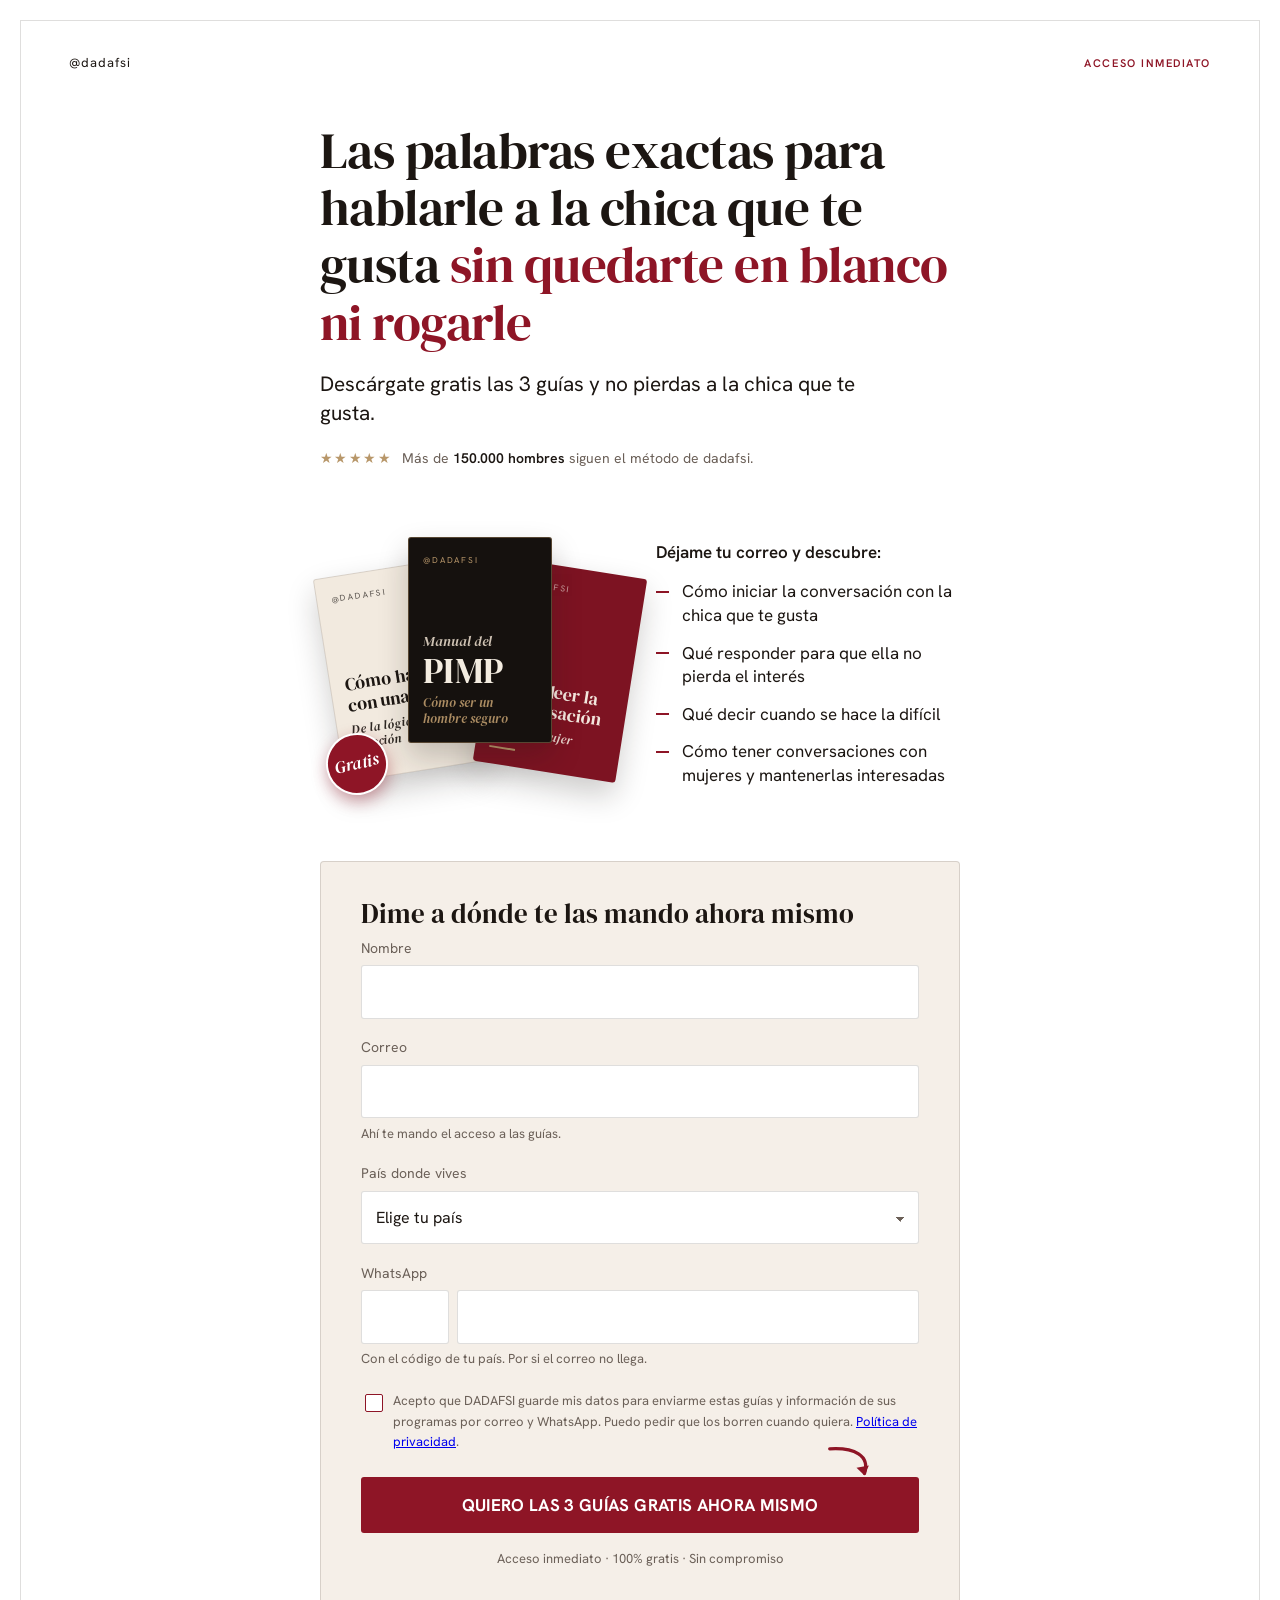
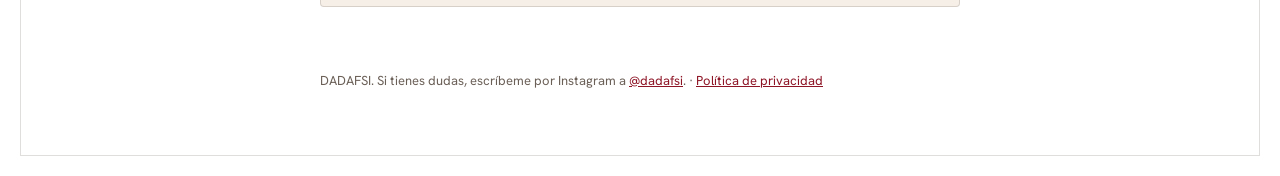
<file: index.html>
<!doctype html>
<html lang="es">
<head>

<meta charset="utf-8">
<meta name="viewport" content="width=device-width, initial-scale=1, viewport-fit=cover">
<title>3 guías gratis para hablarle a la chica que te gusta | DADAFSI</title>
<meta name="description" content="Descarga gratis las 3 guías de dadafsi y aprende las palabras exactas para hablarle a la chica que te gusta sin quedarte en blanco ni rogarle.">
<meta property="og:title" content="Las palabras exactas para hablarle a la chica que te gusta">
<meta property="og:description" content="Descárgate gratis las 3 guías y no pierdas a la chica que te gusta.">
<meta property="og:type" content="website">
<meta name="theme-color" content="#FFFFFF">
<link rel="preconnect" href="https://fonts.googleapis.com">
<link rel="preconnect" href="https://fonts.gstatic.com" crossorigin>
<link href="https://fonts.googleapis.com/css2?family=DM+Serif+Display:ital@0;1&family=Hanken+Grotesk:wght@400;500;600;700&display=swap" rel="stylesheet">
<link rel="stylesheet" href="/assets/styles.css">
<script src="/assets/config.js"></script>
</head>
<body>
<div class="marco">
  <header class="barra">
    <a href="https://instagram.com/dadafsi" rel="noopener">@dadafsi</a>
    <span>Acceso inmediato</span>
  </header>

  <main>
    <h1 class="titular">Las palabras exactas para hablarle a la chica que te gusta <span class="g">sin quedarte en blanco ni rogarle</span></h1>
    <p class="intro">Descárgate gratis las 3 guías y no pierdas a la chica que te gusta.</p>
    <p class="prueba"><span class="estrellas">★★★★★</span> Más de <b>150.000 hombres</b> siguen el método de dadafsi.</p>

    <div class="oferta">
      <div class="covers" aria-hidden="true">
        <div class="cover cover--left">
          <span class="cover__br">@dadafsi</span>
          <span class="cover__t">Cómo hablar con una mujer</span>
          <span class="cover__s">De la lógica a la emoción</span>
          <span class="cover__rule"></span>
        </div>
        <div class="cover cover--right">
          <span class="cover__br">@dadafsi</span>
          <span class="cover__t">Cómo leer la conversación</span>
          <span class="cover__s">con una mujer</span>
          <span class="cover__rule"></span>
        </div>
        <div class="cover cover--main">
          <span class="cover__br">@dadafsi</span>
          <span class="cover__kick">Manual del</span>
          <span class="cover__big">PIMP</span>
          <span class="cover__s">Cómo ser un hombre seguro</span>
        </div>
        <span class="sello">Gratis</span>
      </div>

      <div class="promesa">
        <p class="promesa__intro">Déjame tu correo y descubre:</p>
        <ul class="bullets">
          <li>Cómo iniciar la conversación con la chica que te gusta</li>
          <li>Qué responder para que ella no pierda el interés</li>
          <li>Qué decir cuando se hace la difícil</li>
          <li>Cómo tener conversaciones con mujeres y mantenerlas interesadas</li>
        </ul>
      </div>
    </div>

    <section class="reserva" id="reserva" aria-labelledby="titulo-reserva">
      <h2 id="titulo-reserva">Dime a dónde te las mando ahora mismo</h2>

      <form id="form" novalidate>
        <div class="campo">
          <label for="nombre">Nombre</label>
          <input id="nombre" name="nombre" type="text" autocomplete="given-name" required maxlength="80">
        </div>
        <div class="campo">
          <label for="correo">Correo</label>
          <input id="correo" name="correo" type="email" autocomplete="email" inputmode="email" required maxlength="120">
          <div class="ayuda">Ahí te mando el acceso a las guías.</div>
        </div>
        <div class="campo">
          <label for="pais">País donde vives</label>
          <select id="pais" name="pais" required></select>
        </div>
        <div class="campo">
          <label for="whatsapp">WhatsApp</label>
          <div class="tel">
            <input id="codigo" name="codigo" type="text" inputmode="tel" aria-label="Código de país" class="tel__codigo" maxlength="5">
            <input id="whatsapp" name="whatsapp" type="tel" autocomplete="tel-national" inputmode="tel" required maxlength="20">
          </div>
          <div class="ayuda">Con el código de tu país. Por si el correo no llega.</div>
        </div>

        <div class="trampa" aria-hidden="true">
          <label for="empresa">Empresa</label>
          <input id="empresa" name="empresa" type="text" tabindex="-1" autocomplete="off">
        </div>

        <label class="acepto">
          <input id="acepto" type="checkbox" required>
          <span>Acepto que DADAFSI guarde mis datos para enviarme estas guías y información de sus programas por correo y WhatsApp. Puedo pedir que los borren cuando quiera. <a href="/privacidad" target="_blank" rel="noopener">Política de privacidad</a>.</span>
        </label>

        <div class="cta-wrap">
          <svg class="flecha" viewBox="0 0 80 56" fill="none" aria-hidden="true">
            <path d="M12 7 C 46 5, 68 16, 60 41" stroke="#8E1526" stroke-width="4.5" fill="none" stroke-linecap="round"/>
            <path d="M60 44 L 49 33 L 66 30 Z" fill="#8E1526"/>
          </svg>
          <button class="boton" id="enviar" type="submit">QUIERO LAS 3 GUÍAS GRATIS AHORA MISMO</button>
        </div>
        <p class="aviso" id="aviso" role="status" aria-live="polite"></p>
        <p class="cierre">Acceso inmediato · 100% gratis · Sin compromiso</p>
      </form>
    </section>
  </main>

  <footer>
    DADAFSI. Si tienes dudas, escríbeme por Instagram a <a href="https://instagram.com/dadafsi" rel="noopener">@dadafsi</a>. · <a href="/privacidad" rel="noopener">Política de privacidad</a>
  </footer>
</div>

<script>
(function () {
  var C = window.CLASE;

  var f = { tz: (Intl.DateTimeFormat().resolvedOptions().timeZone || '') };

  /* Países (ISO, nombre, indicativo) */
  var PAISES = [
    ['CO','Colombia','57'],['MX','México','52'],['US','Estados Unidos','1'],
    ['AR','Argentina','54'],['CL','Chile','56'],['PE','Perú','51'],
    ['EC','Ecuador','593'],['VE','Venezuela','58'],['ES','España','34'],
    ['GT','Guatemala','502'],['HN','Honduras','504'],['SV','El Salvador','503'],
    ['NI','Nicaragua','505'],['CR','Costa Rica','506'],['PA','Panamá','507'],
    ['DO','República Dominicana','1'],['PR','Puerto Rico','1'],['CU','Cuba','53'],
    ['BO','Bolivia','591'],['PY','Paraguay','595'],['UY','Uruguay','598'],
    ['CA','Canadá','1'],['OT','Otro país','']
  ];
  var TZ_PAIS = {
    'America/Bogota':'CO','America/Mexico_City':'MX','America/Monterrey':'MX','America/Tijuana':'MX',
    'America/Cancun':'MX','America/Merida':'MX','America/Chihuahua':'MX','America/Hermosillo':'MX',
    'America/New_York':'US','America/Chicago':'US','America/Denver':'US','America/Los_Angeles':'US',
    'America/Phoenix':'US','America/Detroit':'US','America/Anchorage':'US','Pacific/Honolulu':'US',
    'America/Argentina/Buenos_Aires':'AR','America/Buenos_Aires':'AR','America/Santiago':'CL',
    'America/Lima':'PE','America/Guayaquil':'EC','America/Caracas':'VE','Europe/Madrid':'ES',
    'America/Guatemala':'GT','America/Tegucigalpa':'HN','America/El_Salvador':'SV','America/Managua':'NI',
    'America/Costa_Rica':'CR','America/Panama':'PA','America/Santo_Domingo':'DO','America/Puerto_Rico':'PR',
    'America/Havana':'CU','America/La_Paz':'BO','America/Asuncion':'PY','America/Montevideo':'UY',
    'America/Toronto':'CA','America/Vancouver':'CA'
  };
  var sel = document.getElementById('pais');
  var cod = document.getElementById('codigo');
  var opt0 = document.createElement('option');
  opt0.value = ''; opt0.textContent = 'Elige tu país'; sel.appendChild(opt0);
  PAISES.forEach(function (p) {
    var o = document.createElement('option');
    o.value = p[0]; o.textContent = p[1]; o.dataset.cod = p[2];
    sel.appendChild(o);
  });
  function ponerCodigo() {
    var o = sel.options[sel.selectedIndex];
    cod.value = o && o.dataset.cod ? '+' + o.dataset.cod : (sel.value === 'OT' ? '+' : '');
  }
  var adivinado = TZ_PAIS[f.tz];
  if (adivinado) { sel.value = adivinado; }
  ponerCodigo();
  sel.addEventListener('change', ponerCodigo);

  /* Origen del tráfico (?src=instagram, ?src=tiktok, etc.) */
  function origen() {
    var q = new URLSearchParams(location.search);
    var src = q.get('src') || q.get('utm_source');
    if (src) return src.toLowerCase();
    var ua = navigator.userAgent || '';
    if (/Instagram/i.test(ua)) return 'instagram';
    if (/FBAN|FBAV/i.test(ua)) return 'facebook';
    if (/musical_ly|TikTok|BytedanceWebview/i.test(ua)) return 'tiktok';
    if (document.referrer) {
      try { return new URL(document.referrer).hostname.replace('www.', ''); } catch (e) {}
    }
    return 'directo';
  }

  var form = document.getElementById('form');

  /* Validación y envío */
  var aviso = document.getElementById('aviso');
  var boton = document.getElementById('enviar');

  function marcarError(input, texto) {
    var campo = input.closest('.campo') || input.closest('.acepto');
    var previo = campo.querySelector('.error');
    if (previo) previo.remove();
    if (!texto) { input.removeAttribute('aria-invalid'); return false; }
    input.setAttribute('aria-invalid', 'true');
    var e = document.createElement('div');
    e.className = 'error'; e.textContent = texto;
    campo.appendChild(e);
    return true;
  }

  function telefonoE164(codigo, numero, iso) {
    var c = String(codigo).replace(/\D/g, '');
    var n = String(numero).replace(/\D/g, '');
    if (c && n.indexOf(c) === 0 && n.length > 10) n = n.slice(c.length);
    n = n.replace(/^0+/, '');
    if (iso === 'AR' && n.length === 10) n = '9' + n;
    return c && n ? '+' + c + n : '';
  }

  form.addEventListener('submit', function (ev) {
    ev.preventDefault();
    aviso.textContent = ''; aviso.className = 'aviso';

    var nombre = document.getElementById('nombre');
    var correo = document.getElementById('correo');
    var wa = document.getElementById('whatsapp');
    var acepto = document.getElementById('acepto');

    var errores = [
      marcarError(nombre, nombre.value.trim().length < 2 ? 'Escribe tu nombre.' : ''),
      marcarError(correo, /^[^\s@]+@[^\s@]+\.[^\s@]{2,}$/.test(correo.value.trim()) ? '' : 'Revisa el correo: parece incompleto.'),
      marcarError(sel, sel.value ? '' : 'Elige el país donde vives.'),
      marcarError(wa, wa.value.replace(/\D/g, '').length >= 7 && cod.value.replace(/\D/g, '') ? '' : 'Escribe tu número de WhatsApp con el código de país.'),
      marcarError(acepto, acepto.checked ? '' : 'Marca la casilla para poder reservar.')
    ];
    if (errores.some(Boolean)) {
      var primero = form.querySelector('[aria-invalid="true"]');
      if (primero) primero.focus();
      return;
    }
    if (document.getElementById('empresa').value) return; // bot

    if (!C.SCRIPT_URL) {
      aviso.className = 'aviso aviso--error';
      aviso.textContent = 'La entrega todavía no está activa. Intenta de nuevo en unos minutos.';
      return;
    }

    var paisTxt = sel.options[sel.selectedIndex].textContent;
    var datos = {
      nombre: nombre.value.trim(),
      correo: correo.value.trim().toLowerCase(),
      pais: sel.value === 'OT' ? 'Otro' : paisTxt,
      paisCodigo: sel.value === 'OT' ? '' : sel.value,
      whatsapp: telefonoE164(cod.value, wa.value, sel.value),
      origen: origen(),
      imanplomo: C.TITULO,
      campana: window.origenLead(),
      zonaHoraria: f.tz,
      acepto: true
    };

    boton.disabled = true;
    boton.textContent = 'Enviando…';

    fetch(C.SCRIPT_URL, {
      method: 'POST',
      headers: { 'Content-Type': 'text/plain;charset=utf-8' },
      body: JSON.stringify(datos)
    })
      .then(function (r) { return r.json(); })
      .then(function (d) {
        if (!d || !d.ok) throw new Error('respuesta');
        window.recordarNombre(datos.nombre);
        window.recordarOrigen(datos.origen);
        window.recordarLead(datos.correo, datos.pais);
        // Meta: dejo datos validos. Este es el evento que optimiza la pauta.
        fbOnce('track', 'Lead', { content_name: '3_guias', value: 0, currency: 'USD' });
        fbOnce('track', 'CompleteRegistration', { content_name: '3_guias', value: 0, currency: 'USD' });
        location.href = '/gracias';
      })
      .catch(function () {
        boton.disabled = false;
        boton.textContent = 'QUIERO LAS 3 GUÍAS GRATIS AHORA MISMO';
        aviso.className = 'aviso aviso--error';
        aviso.textContent = 'No se pudo guardar tus datos. Revisa tu conexión y vuelve a tocar el botón.';
      });
  });
})();
</script>
</body>
</html>
</file>
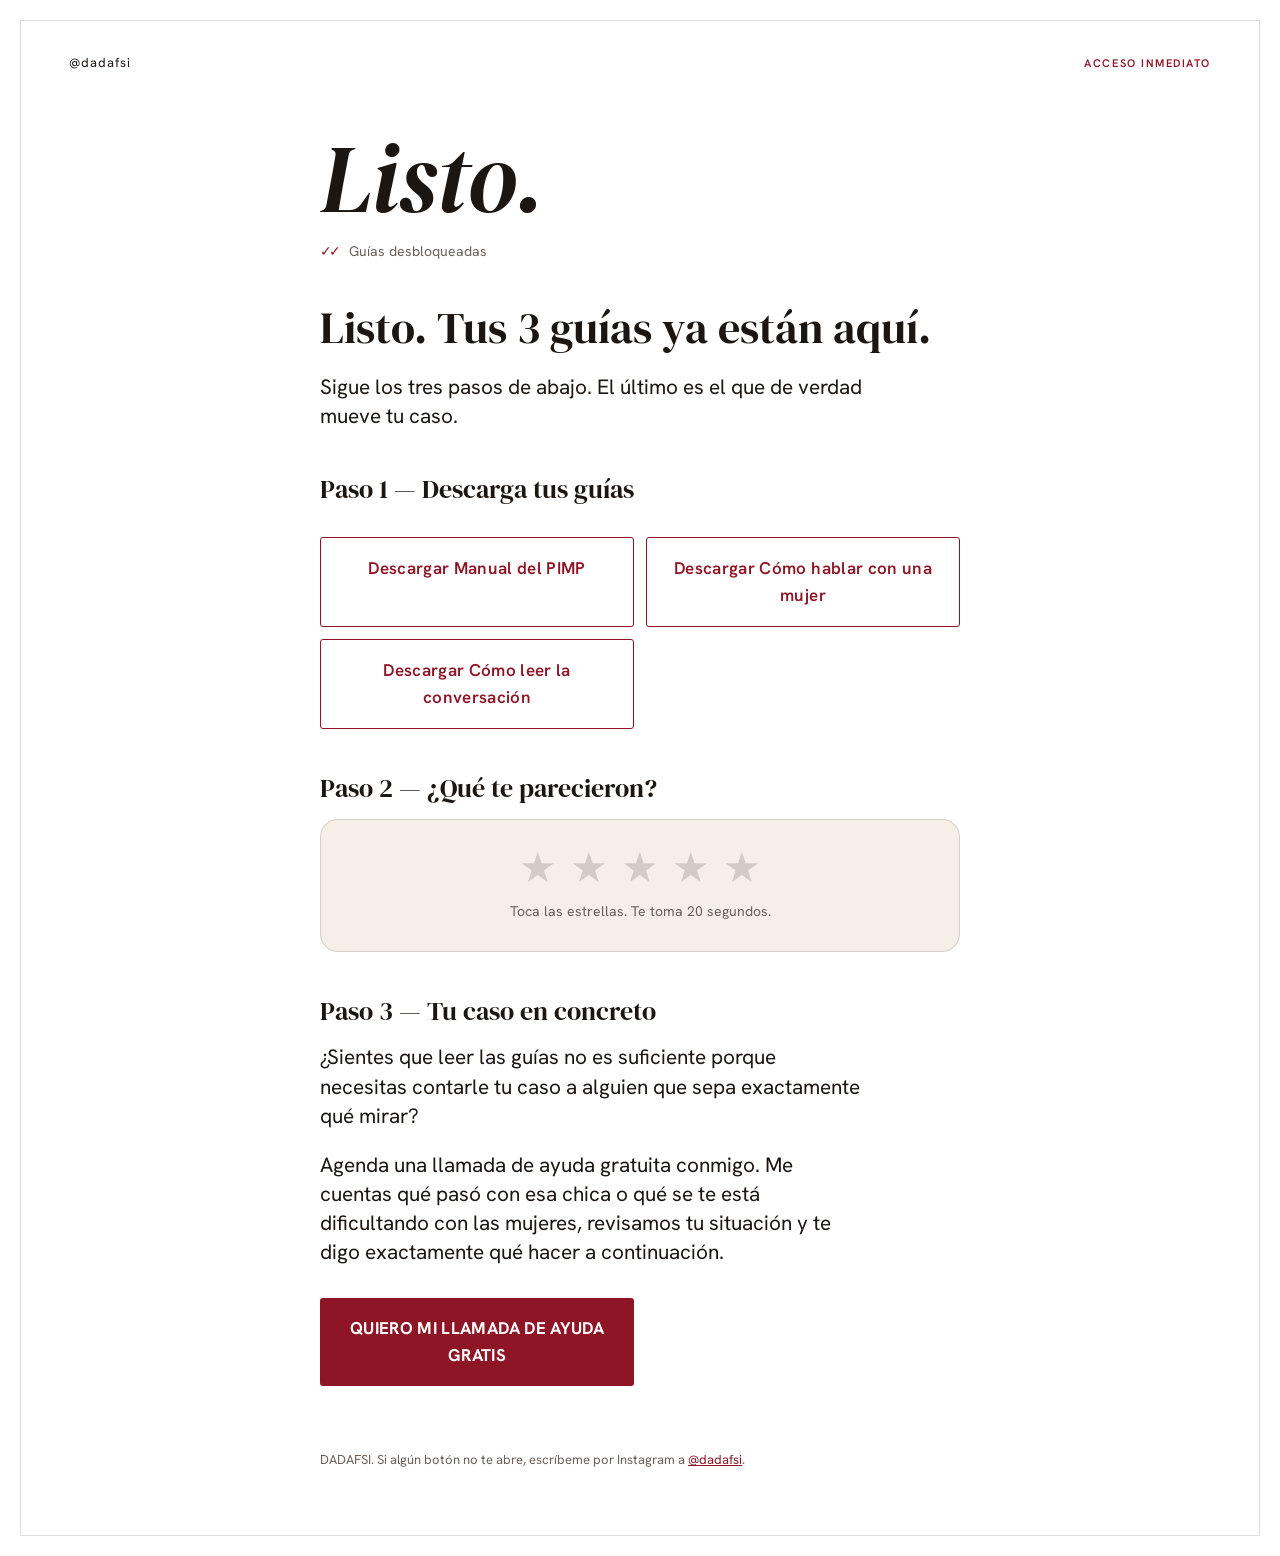
<file: gracias.html>
<!doctype html>
<html lang="es">
<head>

<meta charset="utf-8">
<meta name="viewport" content="width=device-width, initial-scale=1, viewport-fit=cover">
<title>Tus 3 guías están listas | DADAFSI</title>
<meta name="robots" content="noindex">
<meta name="theme-color" content="#FFFFFF">
<link rel="preconnect" href="https://fonts.googleapis.com">
<link rel="preconnect" href="https://fonts.gstatic.com" crossorigin>
<link href="https://fonts.googleapis.com/css2?family=DM+Serif+Display:ital@0;1&family=Hanken+Grotesk:wght@400;500;600&display=swap" rel="stylesheet">
<link rel="stylesheet" href="/assets/styles.css">
<script src="/assets/config.js"></script>
</head>
<body>
<div class="marco">
  <header class="barra">
    <a href="https://instagram.com/dadafsi" rel="noopener">@dadafsi</a>
    <span>Acceso inmediato</span>
  </header>

  <main>
    <section class="visto" aria-label="Confirmación">
      <div class="visto__msg" id="saludo">Listo.</div>
      <div class="visto__estado"><span class="visto__check" aria-hidden="true">✓✓</span> Guías desbloqueadas</div>
    </section>

    <h1 id="titular">Listo. Tus 3 guías ya están aquí.</h1>
    <p class="intro">Sigue los tres pasos de abajo. El último es el que de verdad mueve tu caso.</p>

    <h2>Paso 1 — Descarga tus guías</h2>
    <div class="botones" id="descargas"></div>
    <p class="aviso" id="avisoDescargas" role="status" aria-live="polite"></p>

    <h2>Paso 2 — ¿Qué te parecieron?</h2>
    <section class="califica" id="califica" aria-label="Califica las guías">
      <div id="calForm">
        <div class="califica__estrellas" id="estrellas" role="radiogroup" aria-label="Calificación de 1 a 5">
          <button type="button" class="califica__estrella" data-v="1" aria-label="1 estrella">★</button>
          <button type="button" class="califica__estrella" data-v="2" aria-label="2 estrellas">★</button>
          <button type="button" class="califica__estrella" data-v="3" aria-label="3 estrellas">★</button>
          <button type="button" class="califica__estrella" data-v="4" aria-label="4 estrellas">★</button>
          <button type="button" class="califica__estrella" data-v="5" aria-label="5 estrellas">★</button>
        </div>
        <p class="califica__ayuda" id="calAyuda">Toca las estrellas. Te toma 20 segundos.</p>

        <div class="califica__paso" id="calCaja">
          <label class="califica__q" for="calTexto" id="calPregunta">¿Qué te pareció?</label>
          <textarea class="califica__texto" id="calTexto" rows="4" maxlength="600" placeholder="Cuéntalo con tus palabras…"></textarea>

          <div id="calPublicar">
            <div class="califica__opciones">
              <label class="califica__opc"><input type="radio" name="pub" value="Con nombre"> Se puede publicar con mi nombre</label>
              <label class="califica__opc"><input type="radio" name="pub" value="Anónimo" checked> Se puede publicar, pero anónimo</label>
              <label class="califica__opc"><input type="radio" name="pub" value="No publicar"> Prefiero que no se publique</label>
            </div>
            <div class="califica__datos" id="calDatos">
              <input type="text" id="calEdad" inputmode="numeric" maxlength="2" placeholder="Edad">
            </div>
          </div>

          <button type="button" class="boton califica__enviar" id="calEnviar">ENVIAR</button>
          <p class="aviso" id="calAviso" role="status" aria-live="polite"></p>
        </div>
      </div>

      <div class="califica__gracias" id="calGracias" hidden>
        <div class="califica__estrellas califica__estrellas--fijas" id="calFijas" aria-hidden="true"></div>
        <p class="califica__q">Gracias. Lo leo yo personalmente.</p>
      </div>
    </section>

    <h2>Paso 3 — Tu caso en concreto</h2>
    <p class="intro">¿Sientes que leer las guías no es suficiente porque necesitas contarle tu caso a alguien que sepa exactamente qué mirar?</p>
    <p class="intro intro--suave">Agenda una llamada de ayuda gratuita conmigo. Me cuentas qué pasó con esa chica o qué se te está dificultando con las mujeres, revisamos tu situación y te digo exactamente qué hacer a continuación.</p>

    <div class="botones">
      <a class="boton" id="llamada" href="#" rel="noopener">QUIERO MI LLAMADA DE AYUDA GRATIS</a>
    </div>
  </main>

  <footer>
    DADAFSI. Si algún botón no te abre, escríbeme por Instagram a <a href="https://instagram.com/dadafsi" rel="noopener">@dadafsi</a>.
  </footer>
</div>

<script>
(function () {
  var n = window.nombreGuardado();
  if (n) {
    document.getElementById('saludo').textContent = 'Listo, ' + n + '.';
    document.getElementById('titular').textContent = 'Listo, ' + n + '. Tus 3 guías ya están aquí.';
  }

  var caja = document.getElementById('descargas');
  var aviso = document.getElementById('avisoDescargas');
  var faltan = 0;

  (window.GUIAS || []).forEach(function (g) {
    var a = document.createElement('a');
    a.className = 'boton boton--linea';
    a.textContent = 'Descargar ' + g.titulo;
    if (g.url) {
      a.href = g.url;
      a.target = '_blank';
      a.rel = 'noopener';
      a.setAttribute('download', '');
      a.addEventListener('click', function () {
        if (typeof fbq === 'function') fbq('trackCustom', 'DescargaGuia', { guia: g.id });
      });
    } else {
      faltan++;
      a.href = '#';
      a.setAttribute('aria-disabled', 'true');
      a.style.opacity = '.45';
      a.addEventListener('click', function (e) { e.preventDefault(); });
    }
    caja.appendChild(a);
  });

  if (faltan) {
    aviso.className = 'aviso aviso--error';
    aviso.textContent = 'Un momento: todavía estoy subiendo ' + (faltan === 1 ? 'una guía' : faltan + ' guías') + '. Escríbeme por Instagram y te las paso directo.';
  }

  var btn = document.getElementById('llamada');
  // Pasa el origen original al bot: si vino del anuncio (?src=ads) el bot lo
  // recibe como ?src=guias-ads; si no hay origen, queda en ?src=guias.
  var o = (window.origenGuardado && window.origenGuardado()) || '';
  if (o) {
    btn.href = 'https://dadafsi.netlify.app/?src=' + encodeURIComponent('guias-' + o);
  } else {
    btn.href = window.LLAMADA_URL || 'https://dadafsi.netlify.app/?src=guias';
  }
  btn.addEventListener('click', function () {
    // Esto NO es Schedule. Schedule lo dispara el bot cuando la cita existe de verdad.
    if (typeof fbq === 'function') fbq('trackCustom', 'ClicLlamada', { content_name: 'llamada_ayuda' });
  });

  /* ---------- Paso 2: calificación + comentario → pestaña "Testimonios" ---------- */
  var nota = 0;
  var estrellas = [].slice.call(document.querySelectorAll('#estrellas .califica__estrella'));
  var cajaCal = document.getElementById('calCaja');
  var publicar = document.getElementById('calPublicar');
  var pregunta = document.getElementById('calPregunta');
  var texto = document.getElementById('calTexto');
  var datosPub = document.getElementById('calDatos');
  var enviar = document.getElementById('calEnviar');
  var avisoCal = document.getElementById('calAviso');

  estrellas.forEach(function (s) {
    s.addEventListener('click', function () {
      nota = +s.getAttribute('data-v');
      estrellas.forEach(function (x) { x.classList.toggle('on', +x.getAttribute('data-v') <= nota); });
      document.getElementById('calAyuda').style.display = 'none';
      cajaCal.classList.add('abierto');
      var buena = nota >= 4;
      publicar.style.display = buena ? 'block' : 'none';
      pregunta.textContent = buena ? '¿Qué te pareció? ¿Qué te llevas?' : '¿Qué faltó? Dímelo sin filtro, esto solo lo leo yo.';
    });
  });

  function revisarPub() {
    var v = (document.querySelector('input[name=pub]:checked') || {}).value;
    datosPub.style.display = v === 'No publicar' ? 'none' : 'grid';
  }
  [].slice.call(document.querySelectorAll('input[name=pub]')).forEach(function (r) { r.addEventListener('change', revisarPub); });
  revisarPub();

  enviar.addEventListener('click', function () {
    if (!nota) return;
    if (texto.value.trim().length < 3) {
      avisoCal.className = 'aviso aviso--error';
      avisoCal.textContent = 'Escribe aunque sea una línea en la cajita.';
      texto.focus();
      return;
    }
    var buena = nota >= 4;
    var pub = buena ? (document.querySelector('input[name=pub]:checked') || {}).value : 'No publicar';
    var lead = (window.leadGuardado && window.leadGuardado()) || {};
    var datos = {
      tipo: 'testimonio',
      estrellas: nota,
      comentario: texto.value.trim(),
      publicar: pub,
      nombre: n || '',
      edad: pub === 'No publicar' ? '' : document.getElementById('calEdad').value.replace(/\D/g, ''),
      pais: lead.pais || '',
      correo: lead.correo || '',
      origen: 'guias-gracias'
    };
    enviar.disabled = true;
    enviar.textContent = 'Enviando…';
    var C = window.CLASE || {};
    fetch(C.SCRIPT_URL, {
      method: 'POST',
      headers: { 'Content-Type': 'text/plain;charset=utf-8' },
      body: JSON.stringify(datos)
    })
      .then(function (r) { return r.json(); })
      .then(function (d) {
        if (!d || !d.ok) throw new Error('respuesta');
        if (typeof fbq === 'function') fbq('trackCustom', 'Califico', { estrellas: nota });
        document.getElementById('calForm').hidden = true;
        document.getElementById('calFijas').textContent = '★★★★★'.slice(0, nota);
        document.getElementById('calGracias').hidden = false;
      })
      .catch(function () {
        enviar.disabled = false;
        enviar.textContent = 'ENVIAR';
        avisoCal.className = 'aviso aviso--error';
        avisoCal.textContent = 'No se pudo enviar. Revisa tu conexión y vuelve a tocar el botón.';
      });
  });
})();
</script>
</body>
</html>
</file>
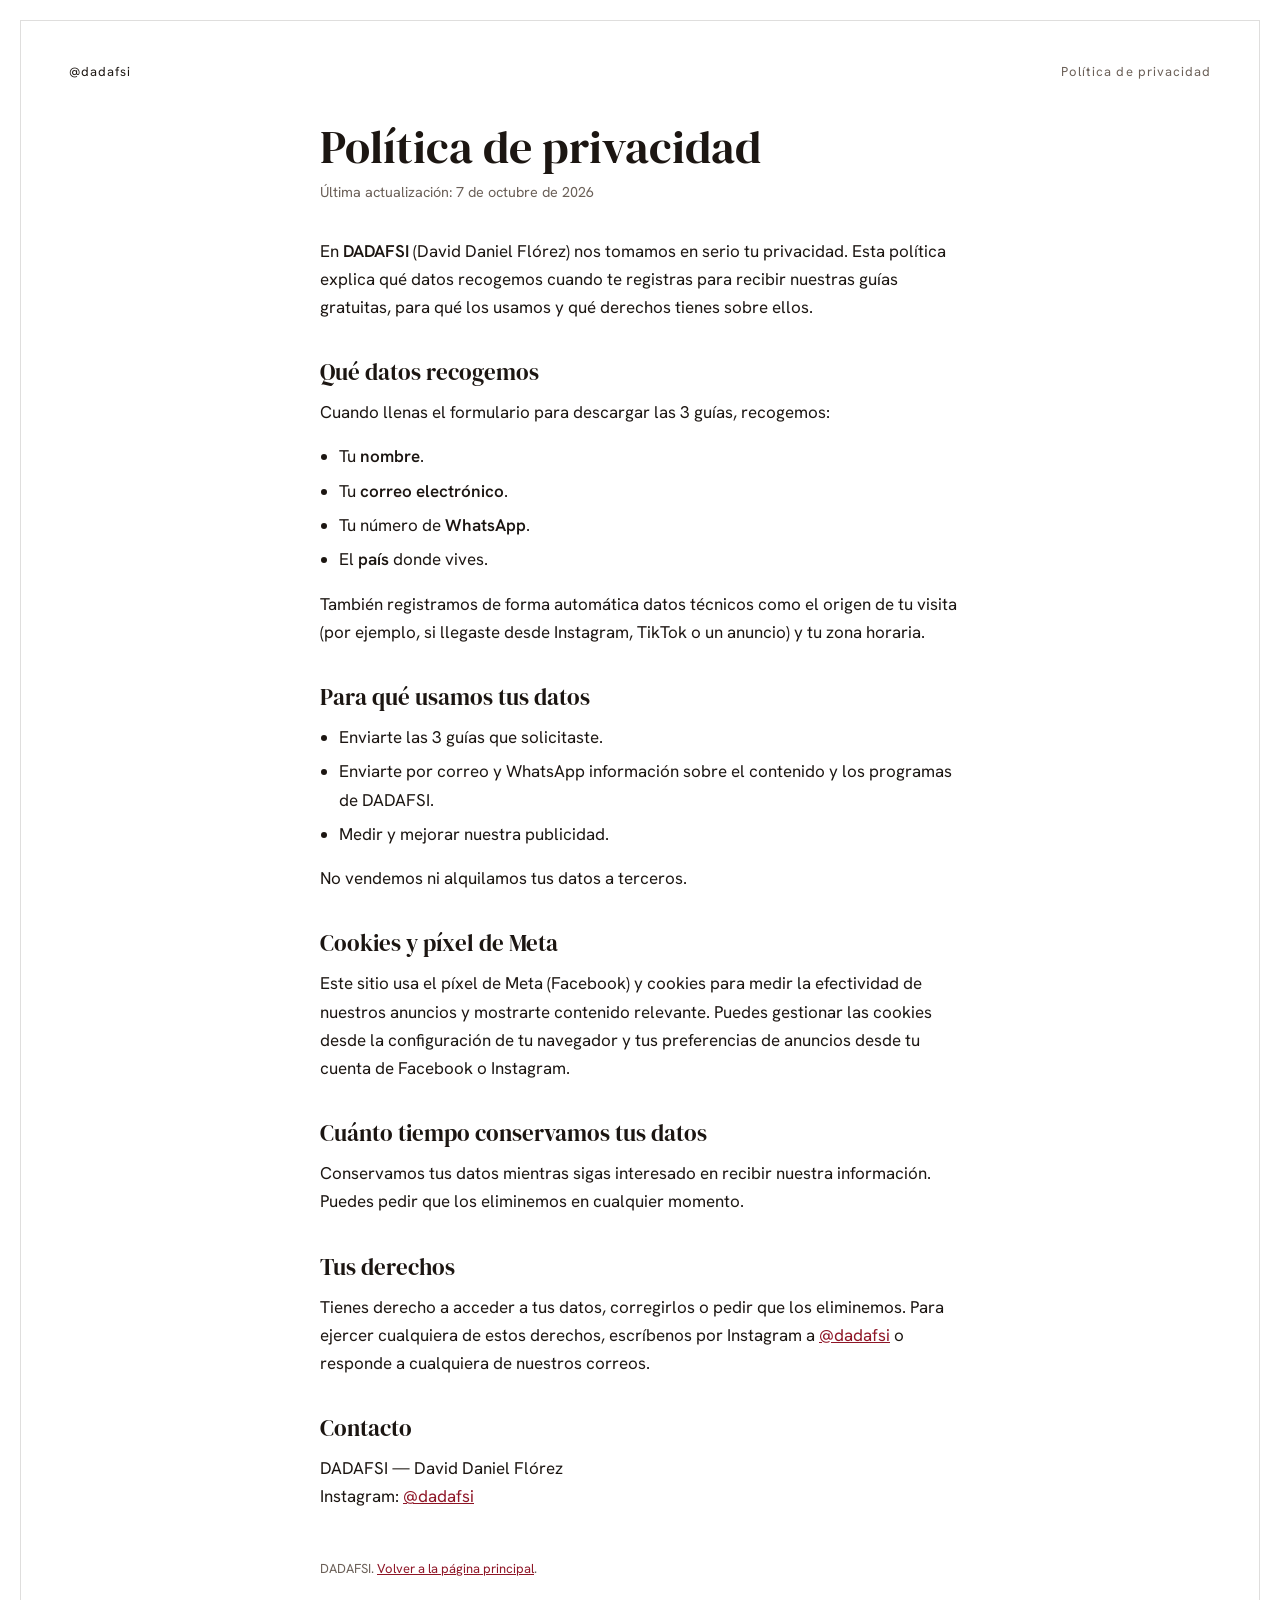
<file: privacidad.html>
<!doctype html>
<html lang="es">
<head>
<meta charset="utf-8">
<meta name="viewport" content="width=device-width, initial-scale=1, viewport-fit=cover">
<title>Política de privacidad | DADAFSI</title>
<meta name="robots" content="noindex">
<meta name="theme-color" content="#FFFFFF">
<link rel="preconnect" href="https://fonts.googleapis.com">
<link rel="preconnect" href="https://fonts.gstatic.com" crossorigin>
<link href="https://fonts.googleapis.com/css2?family=DM+Serif+Display&family=Hanken+Grotesk:wght@400;500;600&display=swap" rel="stylesheet">
<style>
:root{--papel:#fff;--tinta:#1C1612;--tinta2:#6B6058;--acc:#8E1526;--linea:rgba(28,22,18,.14)}
*{box-sizing:border-box}
body{margin:0;background:var(--papel);color:var(--tinta);font-family:'Hanken Grotesk',Arial,sans-serif;font-size:1.0625rem;line-height:1.65;-webkit-font-smoothing:antialiased}
.marco{min-height:100vh;margin:.75rem;border:1px solid var(--linea);padding:1.75rem 1.25rem 3rem}
@media(min-width:700px){.marco{margin:1.25rem;padding:2.5rem 3rem 4rem}}
.wrap{max-width:40rem;margin:0 auto}
.barra{display:flex;justify-content:space-between;align-items:baseline;font-size:.8125rem;letter-spacing:.08em;color:var(--tinta2);margin-bottom:2.5rem}
.barra a{color:var(--tinta);text-decoration:none}
h1{font-family:'DM Serif Display',Georgia,serif;font-weight:400;font-size:clamp(2rem,7vw,2.9rem);line-height:1.12;margin:0 0 .4rem}
.fecha{color:var(--tinta2);font-size:.9rem;margin:0 0 2rem}
h2{font-family:'DM Serif Display',Georgia,serif;font-weight:400;font-size:1.45rem;line-height:1.2;margin:2.4rem 0 .7rem;color:var(--tinta)}
p{margin:0 0 1rem}
ul{margin:0 0 1rem;padding-left:1.2rem}
li{margin-bottom:.4rem}
a{color:var(--acc)}
strong{font-weight:600}
footer{max-width:40rem;margin:3rem auto 0;font-size:.8125rem;color:var(--tinta2)}
</style>
</head>
<body>
<div class="marco">
  <header class="barra">
    <a href="/">@dadafsi</a>
    <span>Política de privacidad</span>
  </header>

  <div class="wrap">
    <h1>Política de privacidad</h1>
    <p class="fecha">Última actualización: 7 de octubre de 2026</p>

    <p>En <strong>DADAFSI</strong> (David Daniel Flórez) nos tomamos en serio tu privacidad. Esta política explica qué datos recogemos cuando te registras para recibir nuestras guías gratuitas, para qué los usamos y qué derechos tienes sobre ellos.</p>

    <h2>Qué datos recogemos</h2>
    <p>Cuando llenas el formulario para descargar las 3 guías, recogemos:</p>
    <ul>
      <li>Tu <strong>nombre</strong>.</li>
      <li>Tu <strong>correo electrónico</strong>.</li>
      <li>Tu número de <strong>WhatsApp</strong>.</li>
      <li>El <strong>país</strong> donde vives.</li>
    </ul>
    <p>También registramos de forma automática datos técnicos como el origen de tu visita (por ejemplo, si llegaste desde Instagram, TikTok o un anuncio) y tu zona horaria.</p>

    <h2>Para qué usamos tus datos</h2>
    <ul>
      <li>Enviarte las 3 guías que solicitaste.</li>
      <li>Enviarte por correo y WhatsApp información sobre el contenido y los programas de DADAFSI.</li>
      <li>Medir y mejorar nuestra publicidad.</li>
    </ul>
    <p>No vendemos ni alquilamos tus datos a terceros.</p>

    <h2>Cookies y píxel de Meta</h2>
    <p>Este sitio usa el píxel de Meta (Facebook) y cookies para medir la efectividad de nuestros anuncios y mostrarte contenido relevante. Puedes gestionar las cookies desde la configuración de tu navegador y tus preferencias de anuncios desde tu cuenta de Facebook o Instagram.</p>

    <h2>Cuánto tiempo conservamos tus datos</h2>
    <p>Conservamos tus datos mientras sigas interesado en recibir nuestra información. Puedes pedir que los eliminemos en cualquier momento.</p>

    <h2>Tus derechos</h2>
    <p>Tienes derecho a acceder a tus datos, corregirlos o pedir que los eliminemos. Para ejercer cualquiera de estos derechos, escríbenos por Instagram a <a href="https://instagram.com/dadafsi" rel="noopener">@dadafsi</a> o responde a cualquiera de nuestros correos.</p>

    <h2>Contacto</h2>
    <p>DADAFSI — David Daniel Flórez<br>
    Instagram: <a href="https://instagram.com/dadafsi" rel="noopener">@dadafsi</a></p>
  </div>

  <footer>
    DADAFSI. <a href="/">Volver a la página principal</a>.
  </footer>
</div>
</body>
</html>
</file>
<file: assets/styles.css>
/* Squeeze page dadafsi — fondo claro, tinta oscura. Bodoni para la voz, Hanken para lo práctico. */
:root {
  --papel: #FFFFFF;
  --papel2: #F5EFE8;      /* cajas / secciones, blanco cálido */
  --tinta: #1C1612;       /* texto, casi negro */
  --tinta2: #6B6058;      /* texto suave */
  --linea: rgba(28, 22, 18, 0.14);
  --acc: #8E1526;         /* claret dadafsi */
  --acc-d: #6F1019;       /* claret oscuro (hover) */
  --oro: #B8976A;
  --error: #A8321F;
  --serif: 'DM Serif Display', 'Georgia', 'Times New Roman', serif;
  --sans: 'Hanken Grotesk', 'Helvetica Neue', Arial, sans-serif;
  --col: 40rem;
  box-sizing: border-box;
  padding-top: env(safe-area-inset-top, 0px);
  padding-bottom: env(safe-area-inset-bottom, 0px);
}
*, *::before, *::after { box-sizing: inherit; }

html { background: var(--papel); -webkit-text-size-adjust: 100%; }
body {
  margin: 0;
  background: var(--papel);
  color: var(--tinta);
  font-family: var(--sans);
  font-size: 1.0625rem;
  line-height: 1.6;
  -webkit-font-smoothing: antialiased;
}

.marco {
  min-height: 100vh;
  margin: 0.75rem;
  border: 1px solid var(--linea);
  padding: 1.5rem 1.25rem 3rem;
}
@media (min-width: 700px) { .marco { margin: 1.25rem; padding: 2rem 3rem 4rem; } }

.barra {
  display: flex;
  justify-content: space-between;
  align-items: baseline;
  font-size: 0.8125rem;
  letter-spacing: 0.08em;
  color: var(--tinta2);
}
.barra a { color: var(--tinta); text-decoration: none; }
.barra span { color: var(--acc); font-weight: 600; letter-spacing: 0.14em; text-transform: uppercase; font-size: 0.6875rem; }

main { max-width: var(--col); margin: 0 auto; }

/* ---------- Titular ---------- */
.titular {
  font-family: var(--serif);
  font-weight: 400;
  font-size: clamp(2rem, 7vw, 3.2rem);
  line-height: 1.12;
  letter-spacing: -0.01em;
  margin: 3rem 0 1.1rem;
}
.titular .g { color: var(--acc); }
.intro {
  color: var(--tinta);
  font-size: clamp(1.1rem, 3.4vw, 1.3rem);
  line-height: 1.4;
  margin: 0 0 1.25rem;
  max-width: 34rem;
}
.prueba {
  display: block;
  font-size: 0.875rem; color: var(--tinta2);
  margin: 0 0 0.5rem;
}
.prueba b { color: var(--tinta); font-weight: 600; }
.prueba .estrellas { color: var(--oro); letter-spacing: 0.1em; margin-right: 0.4rem; white-space: nowrap; }

h1 { font-family: var(--serif); font-weight: 400; font-size: clamp(2rem, 7vw, 2.75rem); line-height: 1.12; margin: 0 0 1.25rem; }

/* ---------- Oferta: portadas + promesa ---------- */
.oferta {
  display: grid;
  gap: 1.5rem;
  align-items: center;
  margin: 2.25rem 0 2.5rem;
}
@media (min-width: 680px) { .oferta { grid-template-columns: 300px 1fr; gap: 2.25rem; } }

.covers { position: relative; width: min(320px, 84vw); height: 300px; margin: 0.5rem auto; }
.cover {
  position: absolute;
  width: 144px; height: 206px;
  border-radius: 3px;
  padding: 16px 14px;
  display: flex; flex-direction: column;
  box-shadow: 0 14px 30px rgba(28, 22, 18, 0.22);
  overflow: hidden;
}
.cover__br { font-size: 8.5px; letter-spacing: 0.22em; text-transform: uppercase; opacity: 0.7; }
.cover__kick { font-family: var(--serif); font-style: italic; font-size: 14px; margin-top: auto; }
.cover__big { font-family: var(--serif); font-weight: 400; font-size: 36px; line-height: 0.98; letter-spacing: 0.01em; }
.cover__t { font-family: var(--serif); font-weight: 400; font-size: 18px; line-height: 1.12; margin-top: auto; }
.cover__s { font-family: var(--serif); font-style: italic; font-size: 12.5px; line-height: 1.25; margin-top: 7px; opacity: 0.92; }
.cover__rule { width: 26px; height: 2px; margin: 9px 0 0; }

.cover--left  { left: 8px;  top: 54px; transform: rotate(-9deg);  z-index: 1;
  background: #F2EADF; color: var(--tinta); border: 1px solid rgba(28,22,18,.12); }
.cover--right { right: 8px; top: 54px; transform: rotate(9deg);   z-index: 1;
  background: #7D1322; color: #F3E6DD; }
.cover--left .cover__rule  { background: var(--acc); }
.cover--right .cover__rule { background: var(--oro); }
.cover--main {
  left: 50%; margin-left: -72px; top: 24px; z-index: 3;
  background: #15110E; color: #E9DFD2;
  border: 1px solid rgba(184,151,106,.4);
}
.cover--main .cover__br { color: var(--oro); opacity: 1; }
.cover--main .cover__kick { color: #CFC3B4; }
.cover--main .cover__big { color: #F3ECE0; }
.cover--main .cover__s { color: var(--oro); }
.cover__emblema { font-family: var(--serif); font-size: 13px; color: var(--oro); border: 1px solid var(--oro); width: 22px; height: 22px; display:flex; align-items:center; justify-content:center; border-radius:50%; }

.sello {
  position: absolute; left: 6px; bottom: 18px; z-index: 5;
  width: 62px; height: 62px; border-radius: 50%;
  background: var(--acc); color: #fff;
  display: flex; align-items: center; justify-content: center;
  font-family: var(--serif); font-style: italic; font-size: 17px;
  transform: rotate(-13deg);
  box-shadow: 0 6px 16px rgba(142,21,38,.4);
  border: 2px solid #fff;
}

.promesa__intro { font-weight: 600; font-size: 1.0625rem; margin: 0 0 0.9rem; }
.bullets { list-style: none; margin: 0; padding: 0; display: grid; gap: 0.85rem; }
.bullets li {
  position: relative; padding-left: 1.6rem; line-height: 1.4;
}
.bullets li::before {
  content: ""; position: absolute; left: 0; top: 0.62em;
  width: 0.8rem; height: 2px; background: var(--acc);
}
.bullets em { color: var(--acc); font-style: italic; }

/* ---------- Formulario ---------- */
.reserva {
  margin-top: 2.5rem;
  padding: 1.75rem 1.25rem 2rem;
  background: var(--papel2);
  border: 1px solid var(--linea);
  border-radius: 4px;
}
@media (min-width: 700px) { .reserva { padding: 2.25rem 2.5rem; } }
.reserva h2 { font-family: var(--serif); font-weight: 400; font-size: 1.7rem; margin: 0 0 0.35rem; }
.cupos { color: var(--acc); margin: 0 0 1.4rem; min-height: 1.2em; font-size: 0.9375rem; font-weight: 600; }

.campo { margin-bottom: 1.1rem; }
.campo label { display: block; font-size: 0.875rem; color: var(--tinta2); margin-bottom: 0.4rem; }
input, select {
  width: 100%; font: inherit; font-size: 1rem;
  color: var(--tinta); background: #fff;
  border: 1px solid var(--linea); border-radius: 3px;
  padding: 0.8rem 0.9rem; appearance: none; -webkit-appearance: none;
}
select {
  background-image: linear-gradient(45deg, transparent 50%, var(--tinta2) 50%),
                    linear-gradient(135deg, var(--tinta2) 50%, transparent 50%);
  background-position: calc(100% - 1.1rem) 55%, calc(100% - 0.8rem) 55%;
  background-size: 0.3rem 0.3rem; background-repeat: no-repeat; padding-right: 2.25rem;
}
input::placeholder { color: rgba(107, 96, 88, 0.55); }
input:focus, select:focus, button:focus-visible, a:focus-visible { outline: 2px solid var(--acc); outline-offset: 2px; }
.tel { display: grid; grid-template-columns: 5.5rem 1fr; gap: 0.5rem; }
.tel__codigo {
  display: flex; align-items: center; justify-content: center;
  border: 1px solid var(--linea); background: #fff; color: var(--tinta2); font-size: 1rem;
}
.ayuda { font-size: 0.8125rem; color: var(--tinta2); margin-top: 0.35rem; }

.acepto {
  display: grid; grid-template-columns: 1.25rem 1fr; gap: 0.75rem;
  font-size: 0.8125rem; color: var(--tinta2); margin: 1.3rem 0; cursor: pointer;
}
.acepto input { width: 1.15rem; height: 1.15rem; padding: 0; margin-top: 0.2rem; border: 1px solid var(--acc); border-radius: 2px; }
.acepto input:checked { background: var(--acc); box-shadow: inset 0 0 0 3px #fff; }

.trampa { position: absolute; left: -9999px; width: 1px; height: 1px; overflow: hidden; }

/* Flecha que apunta al botón */
.cta-wrap { position: relative; margin-top: 1.5rem; }
.flecha { position: absolute; right: 14px; top: -34px; width: 58px; height: 42px; pointer-events: none; }
@media (min-width: 560px) { .flecha { right: 40px; } }

.boton {
  display: block; width: 100%;
  font-family: var(--sans); font-size: 1.0625rem; font-weight: 700; letter-spacing: 0.02em;
  color: #fff; background: var(--acc); border: 0; border-radius: 3px;
  padding: 1.05rem 1.5rem; cursor: pointer; text-align: center; text-decoration: none;
  transition: background 0.2s ease;
}
.boton:hover { background: var(--acc-d); }
.boton[disabled] { opacity: 0.6; cursor: progress; }
.boton--linea { background: transparent; color: var(--acc); border: 1px solid var(--acc); font-weight: 600; }
.boton--linea:hover { background: rgba(142, 21, 38, 0.07); }

.cierre { text-align: center; font-size: 0.8125rem; color: var(--tinta2); margin: 1rem 0 0; }

.error { color: var(--error); font-size: 0.875rem; margin-top: 0.4rem; }
.aviso { font-size: 0.875rem; color: var(--tinta2); margin: 1rem 0 0; }
.aviso--error { color: var(--error); }

/* ---------- Página de gracias ---------- */
.visto { margin: 3.5rem 0 2.5rem; }
.visto__msg {
  display: inline-block; font-family: var(--serif); font-style: italic; font-weight: 400;
  font-size: clamp(3.25rem, 14vw, 6rem); line-height: 1; letter-spacing: -0.01em; color: var(--tinta);
}
.visto__estado { display: flex; align-items: center; gap: 0.5rem; margin-top: 0.9rem; font-size: 0.875rem; color: var(--tinta2); }
.visto__check { color: var(--acc); letter-spacing: -0.25em; margin-right: 0.25em; }
.botones { display: grid; gap: 0.75rem; margin: 2rem 0; }
@media (min-width: 560px) { .botones { grid-template-columns: 1fr 1fr; } }

footer { max-width: var(--col); margin: 4rem auto 0; font-size: 0.8125rem; color: var(--tinta2); }
footer a { color: var(--acc); }

/* ---------- Paso 2: calificación (página de gracias) ---------- */
[hidden] { display: none !important; }
h2 { font-family: var(--serif); font-weight: 400; font-size: 1.6rem; line-height: 1.2; margin: 2.75rem 0 1rem; }
.califica {
  background: var(--papel2);
  border: 1px solid var(--linea);
  border-radius: 18px;
  padding: 1.5rem 1.25rem 1.75rem;
  margin: 0 0 1rem;
}
.califica__estrellas { display: flex; justify-content: center; gap: 0.4rem; }
.califica__estrella {
  background: none; border: 0; padding: 0.15rem 0.2rem; cursor: pointer;
  font-size: 2.6rem; line-height: 1; color: rgba(28, 22, 18, 0.16);
  transition: color .15s ease, transform .15s ease;
  -webkit-tap-highlight-color: transparent;
}
.califica__estrella.on { color: var(--oro); }
.califica__estrella:active { transform: scale(.88); }
.califica__estrellas--fijas { color: var(--oro); font-size: 2rem; letter-spacing: 0.15em; }
.califica__ayuda { text-align: center; font-size: 0.875rem; color: var(--tinta2); margin: 0.6rem 0 0; }
.califica__paso { display: none; margin-top: 1.25rem; }
.califica__paso.abierto { display: block; animation: calAparece .3s ease; }
@keyframes calAparece { from { opacity: 0; transform: translateY(6px); } to { opacity: 1; transform: none; } }
.califica__q { display: block; font-family: var(--serif); font-style: italic; font-size: 1.3rem; line-height: 1.3; margin: 0 0 0.75rem; }
.califica__gracias { text-align: center; }
.califica__gracias .califica__q { margin-top: 0.75rem; }
.califica__texto {
  width: 100%; font: inherit; font-size: 1rem; color: var(--tinta);
  background: #fff; border: 1px solid var(--linea); border-radius: 14px;
  padding: 0.9rem 1rem; resize: vertical; min-height: 7rem;
}
.califica__texto:focus { outline: 2px solid var(--oro); outline-offset: 1px; }
.califica .califica__datos input, .califica__opc { border-radius: 14px; }
.califica__opciones { display: grid; gap: 0.5rem; margin: 1rem 0 0.75rem; }
.califica__opc {
  display: flex; align-items: center; gap: 0.7rem; cursor: pointer;
  background: #fff; border: 1px solid var(--linea); padding: 0.75rem 1rem; font-size: 0.9375rem;
}
.califica__opc input { width: 1.1rem; height: 1.1rem; padding: 0; flex: none; accent-color: var(--acc); appearance: auto; -webkit-appearance: radio; }
.califica__opc:has(input:checked) { border-color: var(--oro); background: #FBF6EE; }
.califica__datos { display: grid; gap: 0.5rem; }
.califica__enviar { margin-top: 1.1rem; border-radius: 999px; }
</file>
